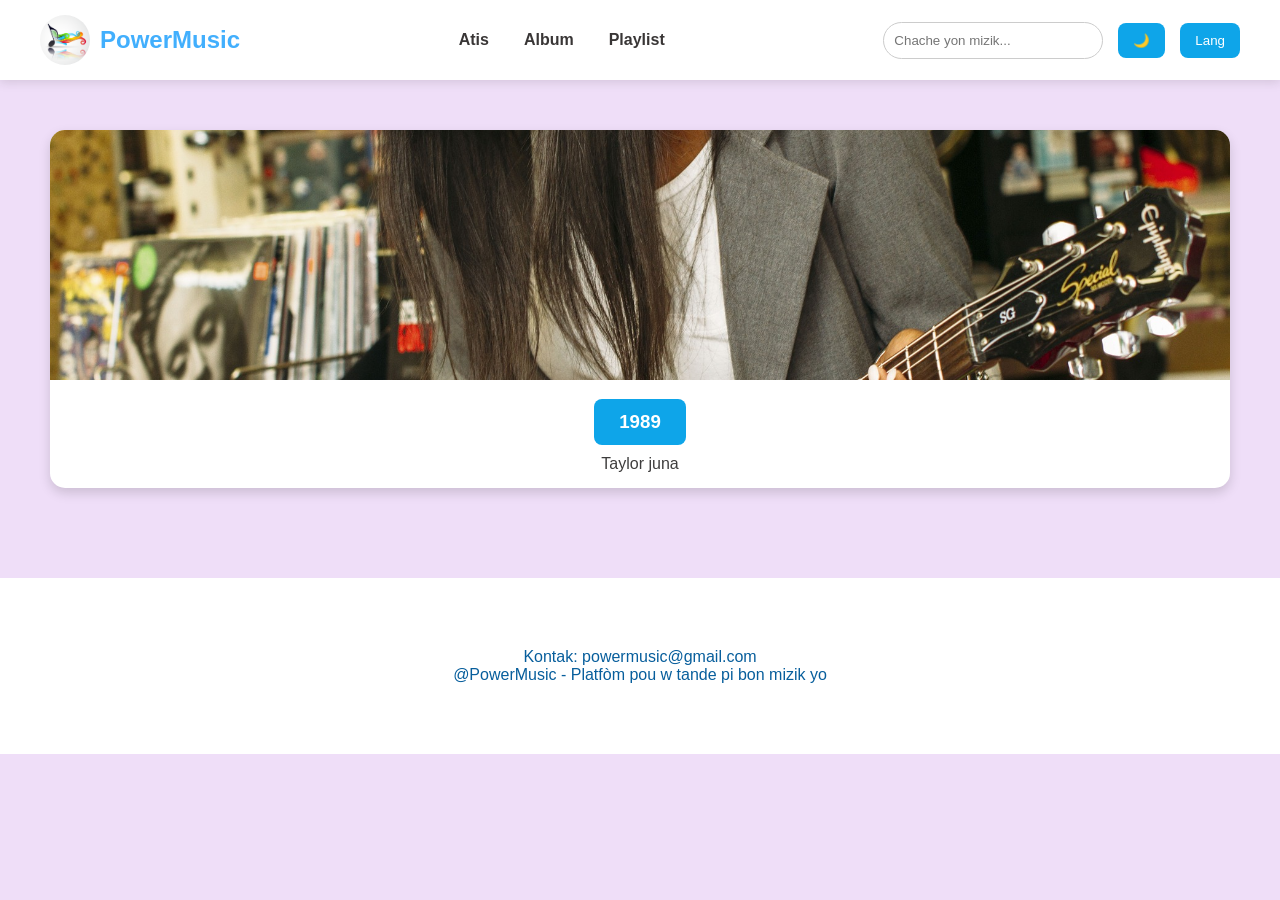
<file: 1989.html>
<!DOCTYPE html>
<html lang="ht">
<head>
    <meta charset="UTF-8">
    <meta name="viewport" content="width=device-width, initial-scale=1.0">
    <title>Power Music Platform</title>
    <link rel="stylesheet" href="style.css">
</head>
<body>

    <header>
        <nav class="navbar">
            <!-- Pati Logo a -->
            <div class="logo">
                <img src="638.jpg" alt="Logo Platfòm nan">
                <span class="logo-name">PowerMusic</span>
            </div>

            <!-- Meni Navigasyon -->
            <ul class="nav-links" id="navLinks">
                <li><a href="index.html">Atis</a></li>
                <li><a href="Album.html">Album</a></li>
                <li><a href="Playlist.html">Playlist</a></li>
            </ul>

            <div class="nav-controls">
                <!-- Ba Rechèch -->
                <div class="search-box">
                    <input type="text" id="searchInput" placeholder="Chache yon mizik..." class="lang-element-placeholder" data-key="search_placeholder">
                </div>

                <!-- Bouton Dark Mode -->
                <button id="theme-btn" class="btn-control">🌙</button>

                <!-- Bouton Lang -->
                <div class="menu">
                    <button id="langToggle" class="btn-control">Lang</button>
                    <div class="lis">
                        <div onclick="chwaziLang('fr')">Français</div>
                        <div onclick="chwaziLang('en')">English</div>
                        <div onclick="chwaziLang('pt')">Português</div>
                        <div onclick="chwaziLang('es')">Español</div>
                        <div onclick="chwaziLang('ht')">Kreyòl</div>
                    </div>
                </div>

                <!-- Bouton Meni Hamburger -->
                <div class="menu-icon" id="menuIcon">
                    <img src="icons8-menu-50.png" alt="Meni ikon">
                </div>
            </div>
        </nav>
    </header>

    
        <section class="albums-section">
            <div class="cards">

                <div class="card">
                    <img src="stocksnap-people-2572167_1920.jpg" alt="1989 Album Cover">
                    <h3><a href="Jean_Joseph-Renaud_-_Le_Porte-plume (1).mp3" class="analyse-btn">1989</a></h3>
                    <p>Taylor juna</p>
                </div>
                </div>
            </section>

       <footer>
        <section class="byenvini-section">
            <p>
                Kontak: powermusic@gmail.com<br>
                @PowerMusic - Platfòm pou w tande pi bon mizik yo
            </p>
        </section>
    </footer>

    <script src="script.js"></script>

</body>
</html>
</file>
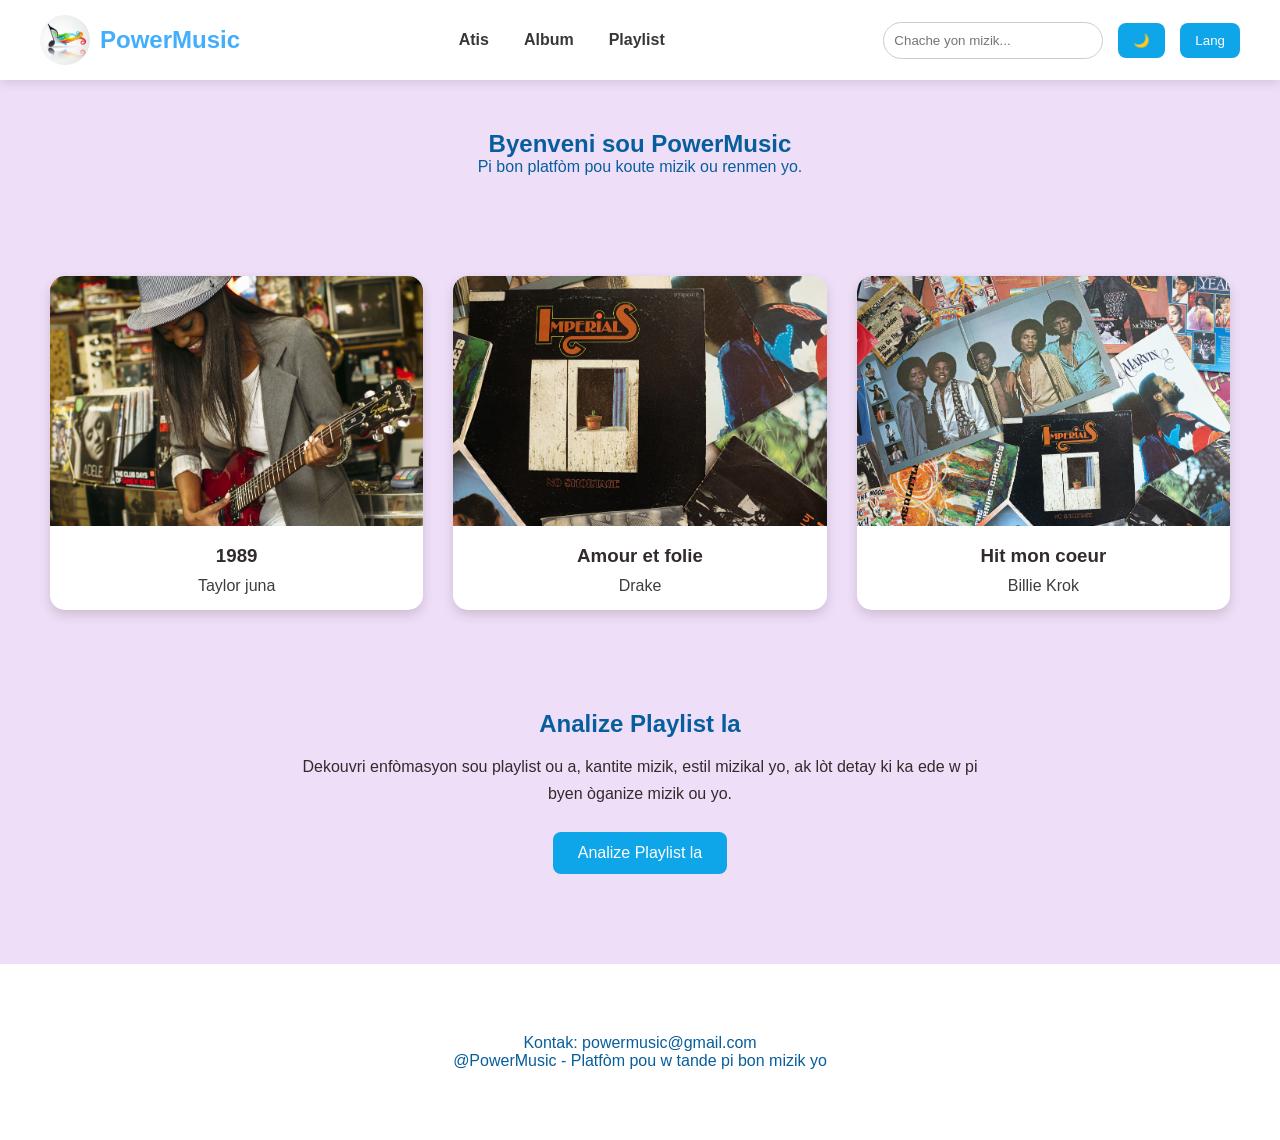
<file: Album.html>
<!DOCTYPE html>
<html lang="ht">
<head>
    <meta charset="UTF-8">
    <meta name="viewport" content="width=device-width, initial-scale=1.0">
    <title>Power Music Platform</title>
    <link rel="stylesheet" href="style.css">
</head>
<body>

    <header>
        <nav class="navbar">
            <!-- Pati Logo a -->
            <div class="logo">
                <img src="638.jpg" alt="Logo Platfòm nan">
                <span class="logo-name">PowerMusic</span>
            </div>

            <!-- Meni Navigasyon -->
            <ul class="nav-links" id="navLinks">
                <li><a href="index.html">Atis</a></li>
                <li><a href="Album.html">Album</a></li>
                <li><a href="Playlist.html">Playlist</a></li>
            </ul>

            <div class="nav-controls">
                <!-- Ba Rechèch -->
                <div class="search-box">
                    <input type="text" id="searchInput" placeholder="Chache yon mizik..." class="lang-element-placeholder" data-key="search_placeholder">
                </div>

                <!-- Bouton Dark Mode -->
                <button id="theme-btn" class="btn-control">🌙</button>

                <!-- Bouton Lang -->
                <div class="menu">
                    <button id="langToggle" class="btn-control">Lang</button>
                    <div class="lis">
                        <div onclick="chwaziLang('fr')">Français</div>
                        <div onclick="chwaziLang('en')">English</div>
                        <div onclick="chwaziLang('pt')">Português</div>
                        <div onclick="chwaziLang('es')">Español</div>
                        <div onclick="chwaziLang('ht')">Kreyòl</div>
                    </div>
                </div>

                <!-- Bouton Meni Hamburger -->
                <div class="menu-icon" id="menuIcon">
                    <img src="icons8-menu-50.png" alt="Meni ikon">
                </div>
            </div>
        </nav>
    </header>

       <section class="byenvini-section">
            <h1 id="tit">Byenveni sou PowerMusic</h1>
            <p id="soustit">Pi bon platfòm pou koute mizik ou renmen yo.</p>
        </section>

        <section class="albums-section">
            <div class="cards">

                <div class="card">
                    <img src="stocksnap-people-2572167_1920.jpg" alt="1989 Album Cover">
                    <h3>1989</h3>
                    <p>Taylor juna</p>
                </div>

                <div class="card">
                    <img src="image album.jpg" alt="Amour et folie Album Cover">
                    <h3>Amour et folie</h3>
                    <p>Drake</p>
                </div>

                <div class="card">
                    <img src="image artiste.jpg" alt="Hit mon coeur Album Cover">
                    <h3>Hit mon coeur</h3>
                    <p>Billie Krok</p>
                </div>

            </div>
        </section>

        <section class="analyse-section">
            <h2 id="analyse-titre">Analize Playlist la</h2>

            <p id="analyse-text">
                Dekouvri enfòmasyon sou playlist ou a, kantite mizik, estil mizikal yo,
                ak lòt detay ki ka ede w pi byen òganize mizik ou yo.
            </p>

            <a href="Playlist.html" class="analyse-btn">
                Analize Playlist la
            </a>
        </section>

    </main>

    <footer>
        <section class="byenvini-section">
            <p>
                Kontak: powermusic@gmail.com<br>
                @PowerMusic - Platfòm pou w tande pi bon mizik yo
            </p>
        </section>
    </footer>

    <script src="script.js"></script>

</body>
</html>
</file>
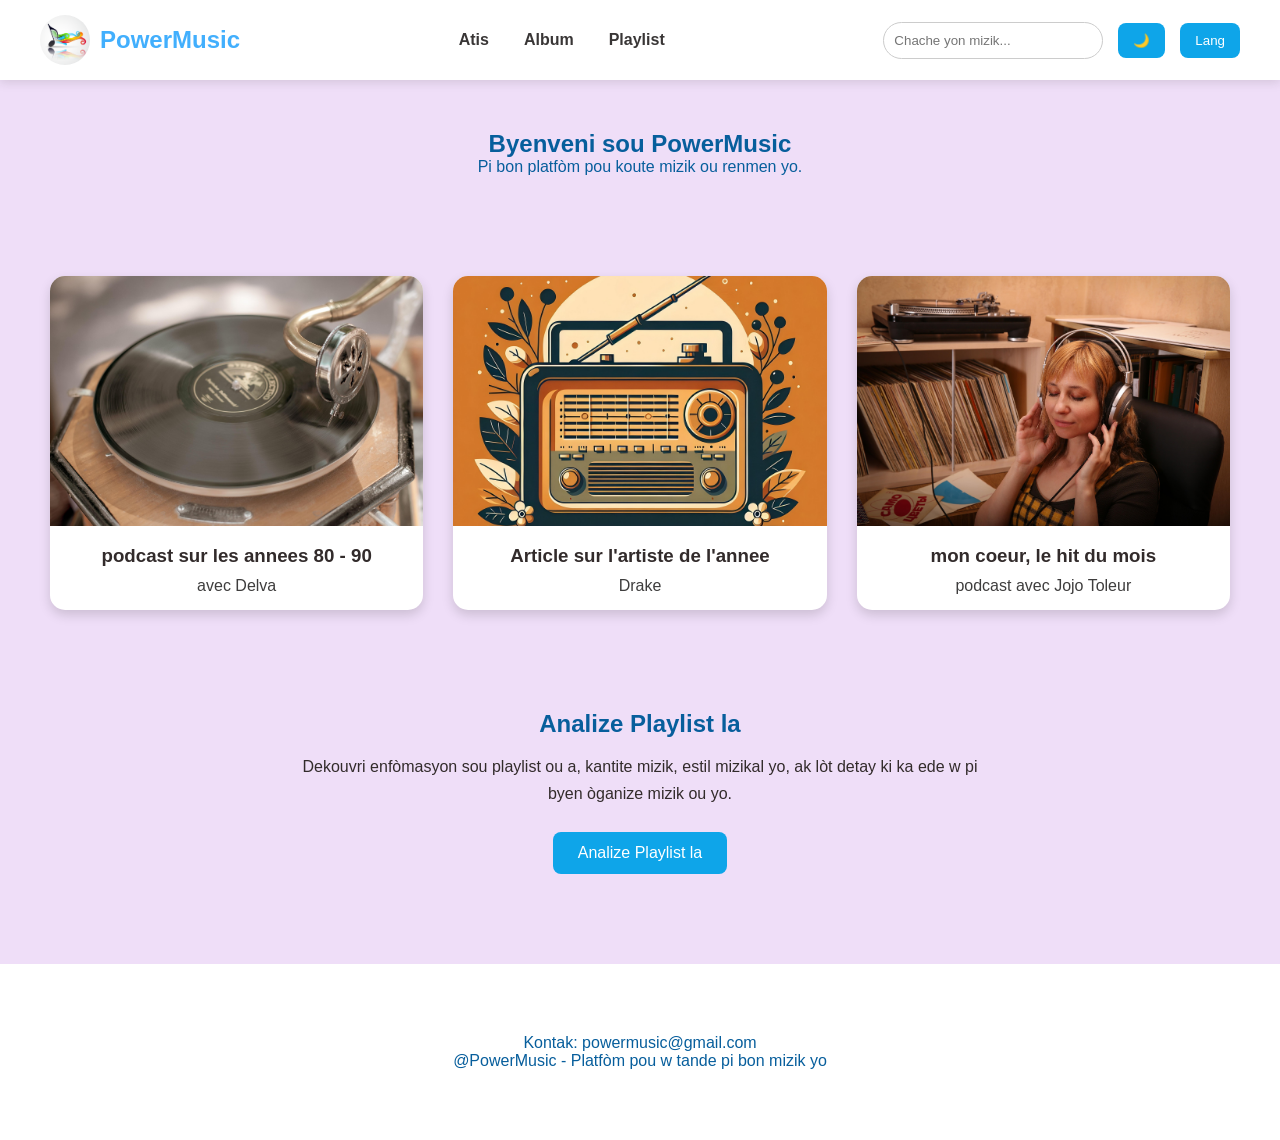
<file: Playlist.html>
<!DOCTYPE html>
<html lang="ht">
<head>
    <meta charset="UTF-8">
    <meta name="viewport" content="width=device-width, initial-scale=1.0">
    <title>Power Music Platform</title>
    <link rel="stylesheet" href="style.css">
</head>
<body>

    <header>
        <nav class="navbar">
            <!-- Pati Logo a -->
            <div class="logo">
                <img src="638.jpg" alt="Logo Platfòm nan">
                <span class="logo-name">PowerMusic</span>
            </div>

            <!-- Meni Navigasyon -->
            <ul class="nav-links" id="navLinks">
                <li><a href="index.html">Atis</a></li>
                <li><a href="Album.html">Album</a></li>
                <li><a href="Playlist.html">Playlist</a></li>
            </ul>

            <div class="nav-controls">
                <!-- Ba Rechèch -->
                <div class="search-box">
                    <input type="text" id="searchInput" placeholder="Chache yon mizik..." class="lang-element-placeholder" data-key="search_placeholder">
                </div>

                <!-- Bouton Dark Mode -->
                <button id="theme-btn" class="btn-control">🌙</button>

                <!-- Bouton Lang -->
                <div class="menu">
                    <button id="langToggle" class="btn-control">Lang</button>
                    <div class="lis">
                        <div onclick="chwaziLang('fr')">Français</div>
                        <div onclick="chwaziLang('en')">English</div>
                        <div onclick="chwaziLang('pt')">Português</div>
                        <div onclick="chwaziLang('es')">Español</div>
                        <div onclick="chwaziLang('ht')">Kreyòl</div>
                    </div>
                </div>

                <!-- Bouton Meni Hamburger -->
                <div class="menu-icon" id="menuIcon">
                    <img src="icons8-menu-50.png" alt="Meni ikon">
                </div>
            </div>
        </nav>
    </header>

       <section class="byenvini-section">
            <h1 id="tit">Byenveni sou PowerMusic</h1>
            <p id="soustit">Pi bon platfòm pou koute mizik ou renmen yo.</p>
        </section>

        <section class="albums-section">
            <div class="cards">

                <div class="card">
                    <img src="andrzejrembowski-gramophone-4281060_1920.jpg" alt="1989 Album Cover">
                    <h3>podcast sur les annees 80 - 90</h3>
                    <p>avec Delva</p>
                </div>

                <div class="card">
                    <img src="image album (2).jpg" alt="Amour et folie Album Cover">
                    <h3>Article sur l'artiste de l'annee
                    </h3>
                    <p>Drake</p>
                </div>

                <div class="card">
                    <img src="image artiste (2).jpg" alt="Hit mon coeur Album Cover">
                    <h3>mon coeur, le hit du mois</h3>
                    <p>podcast avec Jojo Toleur</p>
                </div>

            </div>
        </section>

        <section class="analyse-section">
            <h2 id="analyse-titre">Analize Playlist la</h2>

            <p id="analyse-text">
                Dekouvri enfòmasyon sou playlist ou a, kantite mizik, estil mizikal yo,
                ak lòt detay ki ka ede w pi byen òganize mizik ou yo.
            </p>

            <a href="Playlist.html" class="analyse-btn">
                Analize Playlist la
            </a>
        </section>

    </main>

    <footer>
        <section class="byenvini-section">
            <p>
                Kontak: powermusic@gmail.com<br>
                @PowerMusic - Platfòm pou w tande pi bon mizik yo
            </p>
        </section>
    </footer>

    <script src="script.js"></script>

</body>
</html>
</file>
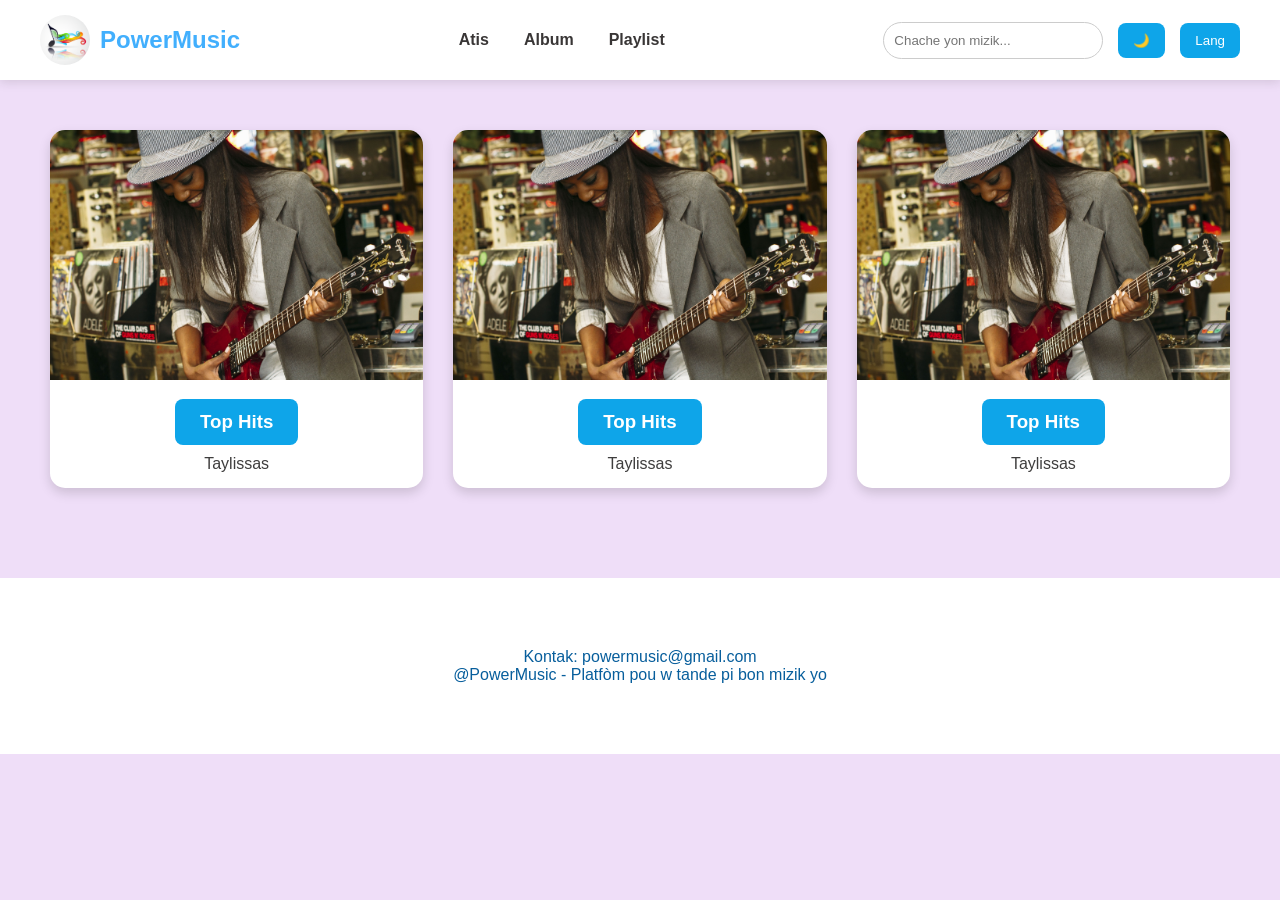
<file: top hits.html>
<!DOCTYPE html>
<html lang="ht">
<head>
    <meta charset="UTF-8">
    <meta name="viewport" content="width=device-width, initial-scale=1.0">
    <title>Power Music Platform</title>
    <link rel="stylesheet" href="style.css">
</head>
<body>

    <header>
        <nav class="navbar">
            <!-- Pati Logo a -->
            <div class="logo">
                <img src="638.jpg" alt="Logo Platfòm nan">
                <span class="logo-name">PowerMusic</span>
            </div>

            <!-- Meni Navigasyon -->
            <ul class="nav-links" id="navLinks">
                <li><a href="index.html">Atis</a></li>
                <li><a href="Album.html">Album</a></li>
                <li><a href="Playlist.html">Playlist</a></li>
            </ul>

            <div class="nav-controls">
                <!-- Ba Rechèch -->
                <div class="search-box">
                    <input type="text" id="searchInput" placeholder="Chache yon mizik..." class="lang-element-placeholder" data-key="search_placeholder">
                </div>

                <!-- Bouton Dark Mode -->
                <button id="theme-btn" class="btn-control">🌙</button>

                <!-- Bouton Lang -->
                <div class="menu">
                    <button id="langToggle" class="btn-control">Lang</button>
                    <div class="lis">
                        <div onclick="chwaziLang('fr')">Français</div>
                        <div onclick="chwaziLang('en')">English</div>
                        <div onclick="chwaziLang('pt')">Português</div>
                        <div onclick="chwaziLang('es')">Español</div>
                        <div onclick="chwaziLang('ht')">Kreyòl</div>
                    </div>
                </div>

                <!-- Bouton Meni Hamburger -->
                <div class="menu-icon" id="menuIcon">
                    <img src="icons8-menu-50.png" alt="Meni ikon">
                </div>
            </div>
        </nav>
    </header>  
  
  
  <section class="albums-section">
            <div class="cards">

                <div class="card">
                    <img src="stocksnap-people-2572167_1920.jpg" alt="top hits">
                    <h3><a href="Marivaux - Ac1.mp3" class="analyse-btn">Top Hits</a></h3>
                    <p>Taylissas</p>
                </div>
                <div class="card">
                    <img src="stocksnap-people-2572167_1920.jpg" alt="top hits">
                   <h3><a href="Marivaux_-_Les_Fausses_confidences_Ac2.mp3" class="analyse-btn" >Top Hits</a></h3>
                   <p>Taylissas</p>
                </div>   


                 <div class="card">
                    <img src="stocksnap-people-2572167_1920.jpg" alt="top hits">
                   <h3><a href="Marivaux_-_Les_Fausses_confidences_Ac3.mp3" class="analyse-btn" >Top Hits</a></h3>
                   <p>Taylissas</p>
                </div>
                </div>
            </section>

        <footer>
        <section class="byenvini-section">
            <p>
                Kontak: powermusic@gmail.com<br>
                @PowerMusic - Platfòm pou w tande pi bon mizik yo
            </p>
        </section>
    </footer>

    <script src="script.js"></script>

</body>
</html>
</file>
<file: style.css>
*{
    margin:0;
    padding:0;
    box-sizing:border-box;
}

html{
    scroll-behavior:smooth;
}

body{
    font-family:Arial, Helvetica, sans-serif;
    background:#efdef8;
    color:#322b2b;
    transition:.3s;
}


body.dark{
    background:#393636;
    color:#f5f5f5;
}


header{
    position:sticky;
    top:0;
    background:#fff;
    box-shadow:0 2px 10px rgba(46, 42, 42, 0.15);
    z-index:1000;
}

body.dark header{
    background:#272323;
}

.navbar{
    display:flex;
    justify-content:space-between;
    align-items:center;
    padding:15px 40px;
}


.logo{
    display:flex;
    align-items:center;
    gap:10px;
}

.logo img{
    width:50px;
    height:50px;
    border-radius:50%;
}

.logo-name{
    font-size:24px;
    font-weight:bold;
    color:#42affd;
}



.nav-links{
    display:flex;
    gap:35px;
    list-style:none;
}

.nav-links a{
    text-decoration:none;
    color:#393636;
    font-weight:bold;
    transition:.3s;
}

.nav-links a:hover{
    color:#045abc;
}

body.dark .nav-links a{
    color:white;
}


.nav-controls{
    display:flex;
    align-items:center;
    gap:15px;
    position:relative;
}

.search-box input{
    width:220px;
    padding:10px;
    border-radius:30px;
    border:1px solid #ccc;
    outline:none;
}

.btn-control{
    border:none;
    background:#0ea5e9;
    color:white;
    padding:10px 15px;
    border-radius:8px;
    cursor:pointer;
    transition:.3s;
}

.btn-control:hover{
    background:#0284c7;
}

/*LANG */

.menu{
    position:relative;
}

.lis{
    position:absolute;
    top:45px;
    right:0;
    background:white;
    border-radius:8px;
    box-shadow:0 5px 15px rgba(0,0,0,.2);
    display:none;
    overflow:hidden;
    width:150px;
    z-index:100;
}

body.dark .lis{
    background:#1f1f1f;
    color:white;
}

.lis div{
    padding:12px;
    cursor:pointer;
}

.lis div:hover{
    background:#0ea5e9;
    color:white;
}

.menu.show .lis{
    display:block;
}

/*HAMBURGER*/

.menu-icon{
    display:none;
    cursor:pointer;
}

.menu-icon img{
    width:35px;
}



section{
    padding:50px;
}

.byenvini-section{
    text-align:center;
    color:#075e9c;
}

body.dark .byenvini-section{
    color:#4db8ff;
}



.cards{
    display:grid;
    grid-template-columns:repeat(auto-fit,minmax(250px,1fr));
    gap:30px;
}

.card{
    background:white;
    border-radius:15px;
    overflow:hidden;
    box-shadow:0 5px 12px rgba(0,0,0,.15);
    text-align:center;
    transition:.3s;
    padding-bottom:15px;
}

body.dark .card{
    background:#1f1f1f;
    color:white;
}

.card:hover{
    transform:translateY(-8px);
}

.card img{
    width:100%;
    height:250px;
    object-fit:cover;
}

.card h3{
    margin-top:15px;
}

.card p{
    margin-top:10px;
    color:rgb(62, 61, 61);
}

/*ANALYSE PLAYLIST*/

.analyse-section{
    text-align:center;
}

.analyse-section h2{
    color:#075e9c;
    margin-bottom:15px;
}

body.dark .analyse-section h2{
    color:#4db8ff;
}

.analyse-section p{
    max-width:700px;
    margin:auto;
    margin-bottom:25px;
    line-height:1.7;
}

.analyse-btn{
    display:inline-block;
    text-decoration:none;
    background:#0ea5e9;
    color:white;
    padding:12px 25px;
    border-radius:8px;
    transition:.3s;
}

.analyse-btn:hover{
    background:#0284c7;
}


footer{
    background:white;
    text-align:center;
    padding:20px;
    margin-top:40px;
}

body.dark footer{
    background:#1c1b1b;
}

/* RESPONSIVE*/

@media(max-width:900px){

    .search-box{
        display:none; 
    }

    .navbar{
        padding:15px 20px;
    }

    .nav-links{
        position:absolute;
        top:80px;
        left:-100%;
        width:100%;
        background:white;
        display:flex;
        flex-direction:column;
        gap:20px;
        padding:20px;
        transition:.3s;
    }

    body.dark .nav-links{
        background:#1f1f1f;
    }

    .nav-links.active{
        left:0;
    }

    .menu-icon{
        display:block;
    }
}
</file>
